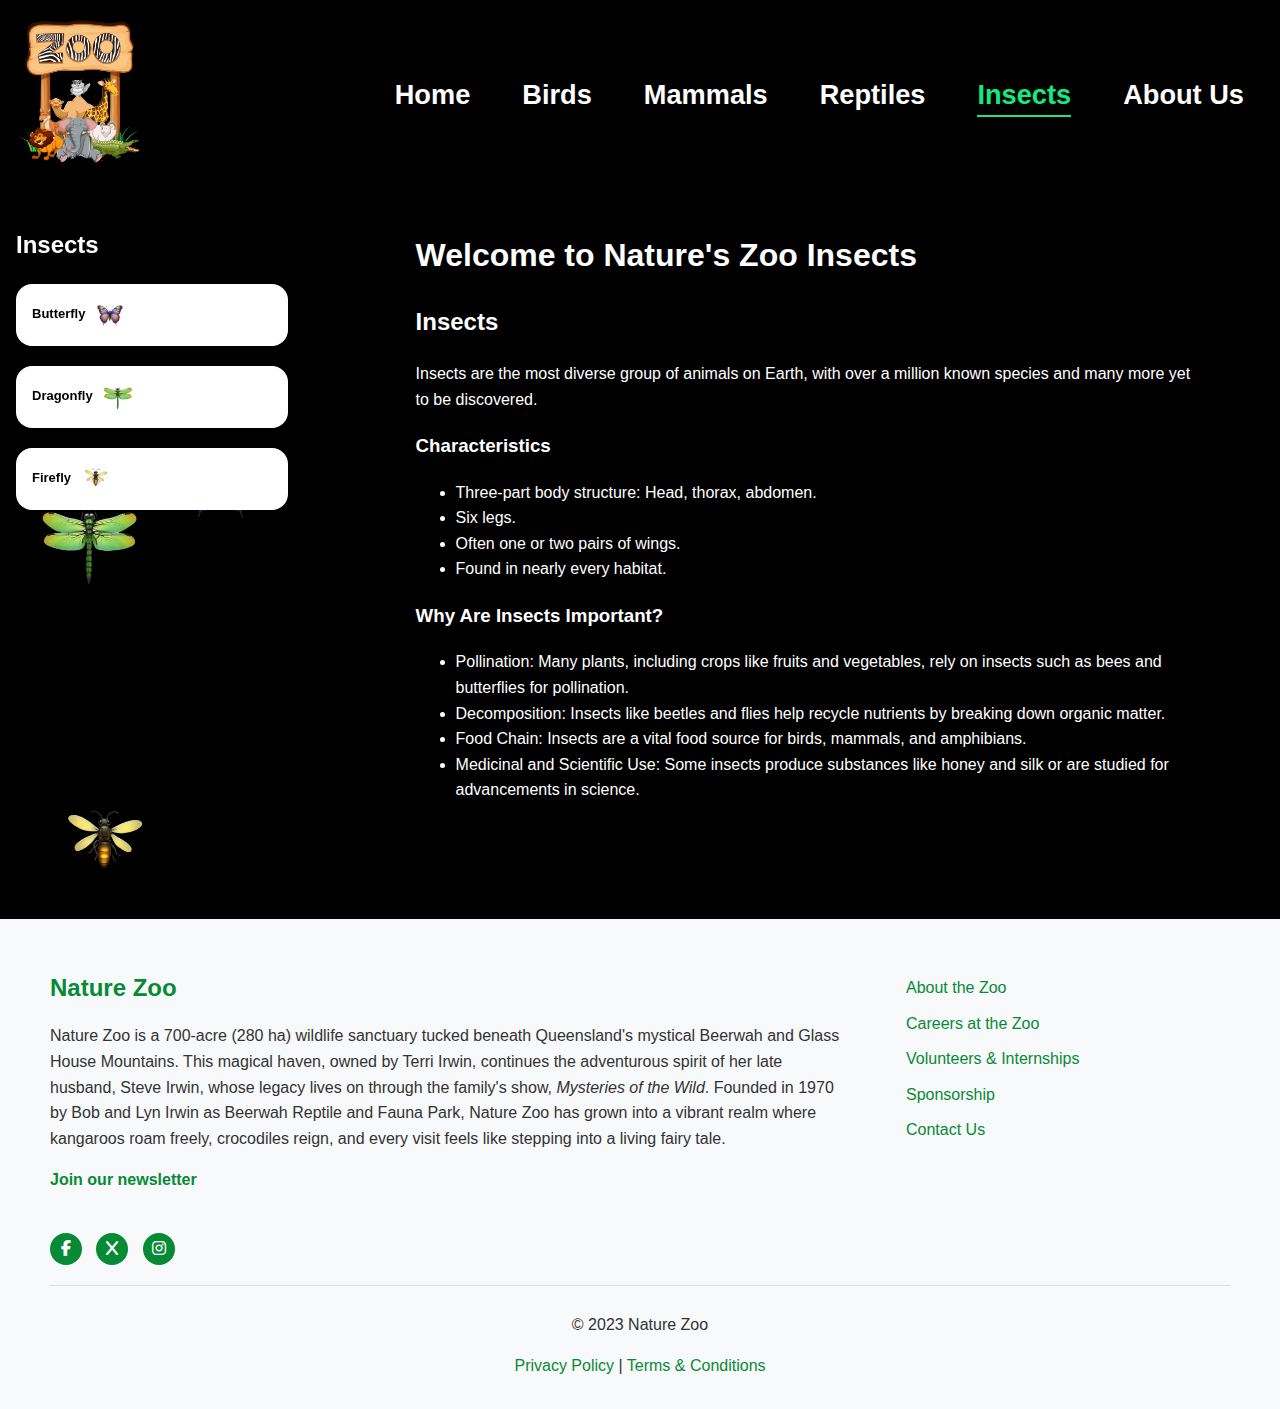
<file: insects.html>
<!DOCTYPE html>
<html lang="en">
  <head>
    <meta charset="UTF-8" />
    <meta name="viewport" content="width=device-width, initial-scale=1.0" />
    <title>Australian zoo</title>
    <link rel="stylesheet" href="./styles/shared.css" />
    <link rel="stylesheet" href="./styles/header.css" />
    <link rel="stylesheet" href="./styles/sidebar.css" />
    <link rel="stylesheet" href="./styles/footer.css" />
    <link
      rel="stylesheet"
      href="https://cdnjs.cloudflare.com/ajax/libs/font-awesome/6.5.0/css/all.min.css"
    />
    <script src="./js/header.js" defer></script>
    <script src="./js/sidebar_home.js" defer></script>
    <script src="./js/insects.js" defer></script>
    <script src="./js/load-footer.js" defer></script>
  </head>
  <body>
    <!-- header starts -->
    <header>
      <a href="index.html">
        <img class="logo" src="./images/logo.png" alt="Logo" />
      </a>
      <div class="hamburger-container"></div>
      <nav id="navbar"></nav>
    </header>
    <!-- header ends -->

    <main class="main-content">
      <div class="sidebar-content-container">
        <div class="sidebar-toggle-container">
          <button class="toggle-btn" aria-label="Toggle Sidebar">
            <i class="fa-solid fa-angles-right"></i>
          </button>
          <aside class="sidebar"></aside>
        </div>
        <div class="container">
          <div class="animal-description" id="animal-description"></div>
          <div class="sidebar-next-content"></div>
        </div>
      </div>
    </main>
  </body>
</html>
</file>
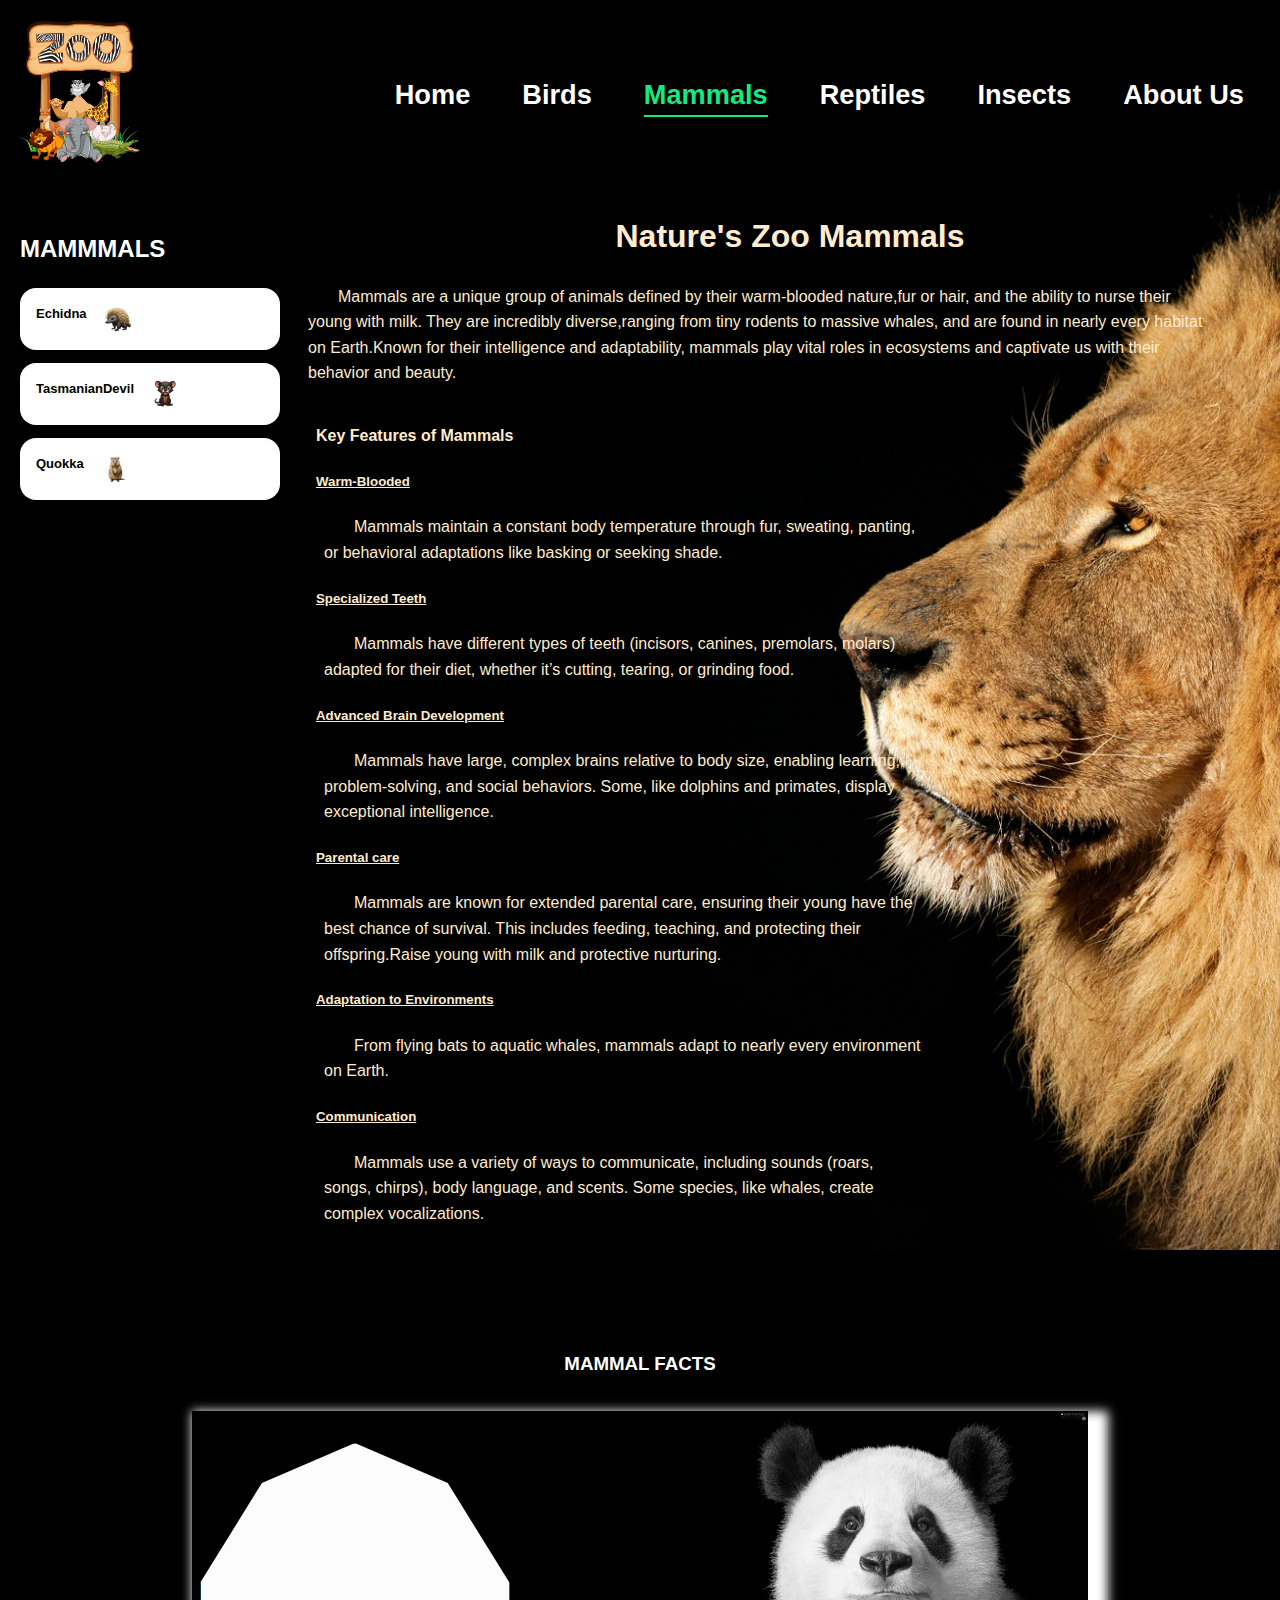
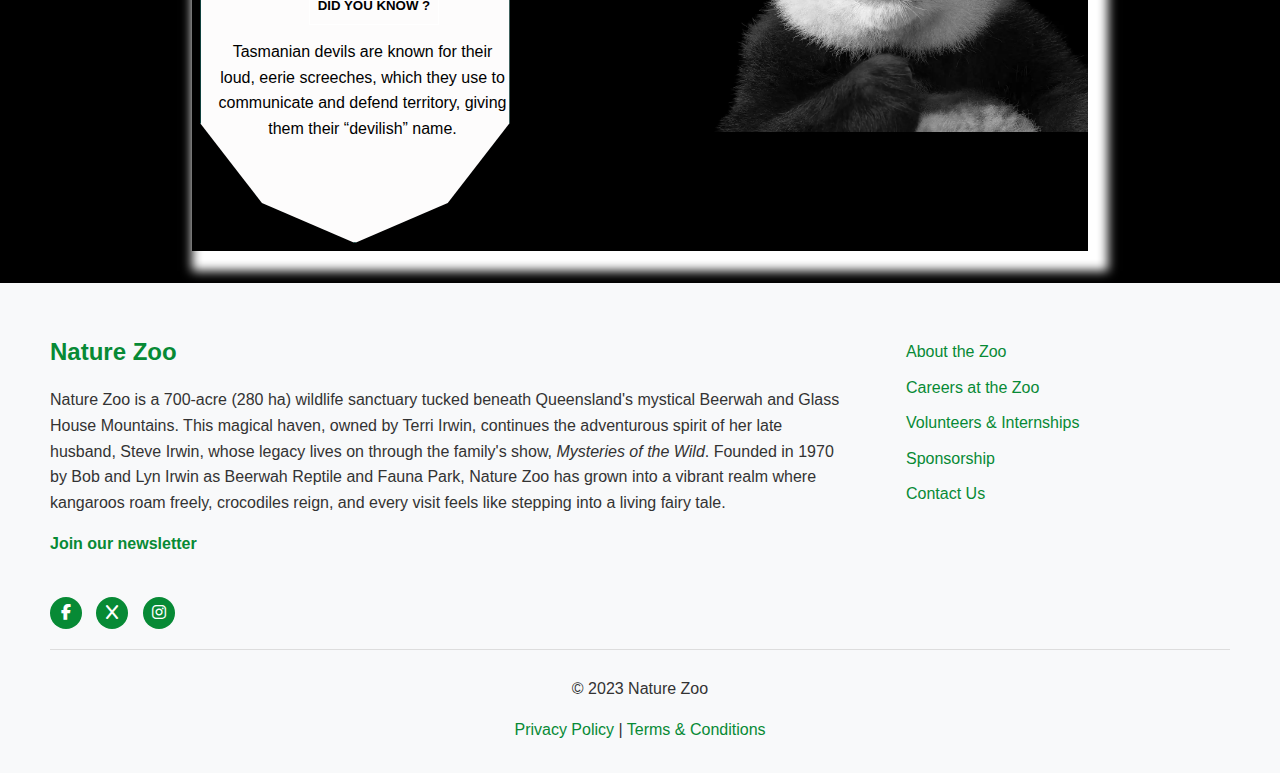
<file: mammals.html>
<!DOCTYPE html>
<html lang="en">
  <head>
    <meta charset="UTF-8" />
    <meta name="viewport" content="width=device-width, initial-scale=1.0" />
    <title>Australian zoo</title>
    <link
    rel="stylesheet"
    href="https://cdnjs.cloudflare.com/ajax/libs/font-awesome/6.5.0/css/all.min.css"
    />
    <link rel="stylesheet" href="./styles/shared.css" />
    <link rel="stylesheet" href="./styles/header.css" />
    <!-- <link rel="stylesheet" href="./styles/sidebar.css" /> -->
    <link rel="stylesheet" href="./styles/mammals.css" />
    <link rel="stylesheet" href="./styles/footer.css" />
    <script src="./js/header.js" defer></script>
    <script src="./js/mammals.js" defer></script>
    <script src="./js/load-footer.js" defer></script>
  </head>
  <body>
    <!-- header starts -->
  <header>
    <a href="index.html">
      <img class="logo" src="./images/logo.png" alt="Logo" />
    </a>
    <div class="hamburger-container"></div>
    <nav id="navbar"></nav>
  </header>
    <!-- header ends -->

  <div class="main-container">
    <div class="sidebar-container">
      <div class="sidebar"></div>
    </div>
    <div class="mammals-info">
      <div class="mammals-content">
      </div>
    </div>
</div>

<section >
  <h3 class="facts-heading">MAMMAL FACTS</h3>
    <div class="facts-container">
      <div class="facts">
      </div>
      <div class="facts-image">
      </div>
    </div>
</section>
</body>
</html>
</file>
<file: styles/shared.css>
*,
*::before,
*::after {
  box-sizing: border-box;
}

:root {
  --primary-color: #16e97f;
  --secondary-color: #ece8e4;
  --header-height: 182px;
}

body {
  margin: 0;
  font-family: "Segoe UI", Tahoma, Geneva, Verdana, sans-serif;
  line-height: 1.6;
  position: relative;
  min-height: 100vh;
  width: 100%;
  color: #fff;
  background-color: black;
  overflow-x: hidden;
  /* prevent horizontal scroll for some windows browsers */
}

main {
  padding-bottom: 100px;
}

.sidebar-content-container {
  display: grid;
  grid-template-columns: 19rem 1fr;
  position: relative;
  z-index: 1;
  gap: 2rem;
}

.container {
  align-self: baseline;
  justify-self: center;
  margin: 0rem auto;
  padding-top: 1.2rem;
}

.showing-animal-description .sidebar-next-content {
  display: none;
}

.content-title {
  font-size: 2rem;
  text-align: center;
  text-transform: uppercase;
}

.sidebar-next-content {
  margin: 8px;
  padding: 0 8px;
  max-width: 90ch;
}
</file>
<file: styles/header.css>
header {
  padding: 1rem;
  display: flex;
  justify-content: space-between;
  align-items: center;
  width: 100%;
}
/* absolute on home page */
.home-page header {
  position: absolute;
  z-index: 99;
}

.flex {
  display: flex;
}

.logo {
  width: auto;
  height: 150px;
}

nav ul {
  list-style: none;
  display: flex;
  justify-content: center;
  gap: 2.5vw;
  margin: 0;
  padding: 0;
}

nav ul li {
  margin-right: 20px;
}

.learn-more,
nav ul li a {
  max-width: fit-content;
  color: #fff;
  font-weight: bold;
  font-size: 1.7rem;
  text-decoration: none;
  display: block;
  position: relative;
  padding: 0;
}

.learn-more::after,
nav ul li a::after {
  content: "";
  position: absolute;
  left: 0;
  bottom: 0px;
  width: 100%;
  height: 2px;
  background-color: currentColor;
  transform: scaleX(0);
  transition: transform 0.3s ease;
}

.learn-more:hover::after,
nav ul li a:hover::after,
.active::after {
  transform: scaleX(1);
}

.active,
nav ul li a:hover {
  color: var(--primary-color);
}

.hamburger,
.close-button {
  display: none;
  padding: 0;
  background: transparent;
  border: none;
  cursor: pointer;
  outline: none;
}

.close-button {
  width: 2rem;
  height: auto;
}

/* Responsive styling */
@media (max-width: 768px) {
  .hamburger {
    display: block;
  }
  .close-button {
    display: none;
  }

  nav {
    display: grid;
    grid-template-rows: 0fr;
    transition: grid-template-rows 0.3s ease;
    position: fixed;
    top: 0;
    left: 0;
    background-color: rgba(14, 14, 14, 0.94);
    width: 100%;
    z-index: 9;
    backdrop-filter: blur(10px);
  }

  nav ul {
    display: flex;
    flex-direction: column;
    width: 100%;
    height: 100%;
    align-items: center;
    overflow: hidden !important;
  }

  nav ul li {
    margin: 10px 0;
    a {
      font-size: 2rem;
    }
  }

  /* active class */
  nav.active {
    grid-template-rows: 1fr;
    padding: 2rem;
    min-height: 100vh;
  }

  .hamburger-container.active {
    z-index: 10;
    .hamburger {
      display: none;
    }
    .close-button {
      z-index: 10;
      display: block;
    }
  }
}

@media (max-width: 480px) {
  .logo {
    height: 100px;
  }
}
</file>
<file: styles/sidebar.css>
.video-background-container {
  position: relative;
}

.background-video {
  position: absolute;
  top: 0;
  left: 0;
  width: 100%;
  height: 100%;
  object-fit: cover;
}

.video-overlay {
  padding-top: var(--header-height);
  display: grid;
  grid-template-columns: 19rem 1fr;
  position: relative;
  z-index: 1;
}

.sidebar-toggle-container {
  position: relative;
}

.toggle-btn {
  position: fixed;
  top: var(--header-height);
  left: 1rem;
  display: none;
  background: rgba(255, 255, 255, 0.9);
  border: none;
  border-radius: 50%;
  width: 45px;
  height: 45px;
  cursor: pointer;
  z-index: 1000;
  font-size: 1.5rem;
  transform: translateX(0);
  transition: all 0.3s ease;
  box-shadow: 0 2px 5px rgba(0, 0, 0, 0.2);
}

.toggle-btn.active {
  transform: translateX(13rem);
  background-color: rgba(0, 0, 0, 0.8);
  color: white;
}

.toggle-btn:hover {
  background-color: rgba(255, 255, 255, 1);
  box-shadow: 0 3px 8px rgba(0, 0, 0, 0.3);
}

.toggle-btn.active:hover {
  background-color: rgba(0, 0, 0, 0.9);
}

.sidebar {
  position: relative;
  top: 0;
  left: 0;
  /* background-color: rgba(0, 0, 0, 0.85);
  backdrop-filter: blur(8px); */
  width: 19rem;
  padding: 1rem;
  overflow-y: auto;
  transition: all 0.3s ease;
  z-index: 99;
  box-shadow: 2px 0 5px rgba(0, 0, 0, 0.1);
}

.sidebar.expanded {
  width: 20rem;
}

.sidebar.expanded .h2 {
  font-size: 25px;
}

.sidebar .h2 {
  font-size: 24px;
  margin: 30px;
  color: white;
  text-align: center;
  text-decoration: underline;
}

.animal-name {
  color: black;
  border-radius: 16px;
  border-color: black;
  background-color: white;
  padding: 16px;
  font-size: 13px;
  cursor: pointer;
  z-index: 1;
  position: relative;
  transition: width 2s ease;
}

.animal-name::before {
  content: "";
  position: absolute;
  top: 0;
  left: 0;
  right: 0;
  bottom: 0;
  border-radius: 15px;
  border: 7px solid transparent;
  background: linear-gradient(
    90deg,
    rgba(255, 0, 0, 0.8),
    rgba(7, 66, 214, 0.8),
    rgba(234, 166, 7, 0.8),
    rgba(10, 230, 98, 0.8),
    rgba(7, 223, 226, 0.8)
  );
  background-size: 400% 400%;
  background-clip: border-box;
  -webkit-mask: linear-gradient(#fff 0 0) content-box, linear-gradient(#fff 0 0);
  mask: linear-gradient(#fff 0 0) content-box, linear-gradient(#fff 0 0);
  -webkit-mask-composite: xor;
  mask-composite: exclude;
  animation: glowing-border 4s linear infinite;
  z-index: -1;
  display: none;
}

.animal-name.active::before {
  display: block;
  animation: glowing-border 4s linear infinite;
}

.sidebar.expanded .h2 {
  font-size: 1.5625rem;
}

.animal {
  margin-bottom: 1.25rem;
}

.animal p {
  display: none;
  font-size: 16px;
  line-height: 1.5;
  margin-top: 5px;
  color: white;
}

.animal-details {
  padding: 0;
  margin: 0;
}

.learn-more {
  color: var(--secondary-color);
  font-weight: bold;
  font-size: 1.5rem;
}

.learn-more::after {
  transform: scaleX(0.5);
}

.animal-description {
  margin-top: 2rem;
  color: white;
  padding: 20px;
  border-radius: 10px;
  border: 1px solid white;
  box-shadow: 0 0 10px rgba(0, 0, 0, 0.1);
  max-width: 500px;
  padding: 1rem 2.5rem 3rem;
  backdrop-filter: blur(2px);
  display: none;
  opacity: 0;
  visibility: hidden;
  transition: opacity 0.2s ease, visibility 0.2s ease;
}

.animal-description p {
  font-size: 1rem;
}

.animal-description h3 {
  font-size: 1.5625rem;
}

.animal-description.show {
  display: block;
  opacity: 1;
  visibility: visible;
}

.animal h3:hover {
  background-color: #445b59;
  color: white;
}

.active p {
  display: block;
}

.animal h3 img {
  width: 30px;
  margin-right: 10px;
  transition: transform 0.5s ease;
}

.animal .animal-name.active img {
  animation: moveImage 2.5s ease infinite;
}

.animate-image {
  animation: animate-image 4s ease infinite;
}

@keyframes moveImage {
  0% {
    transform: translateX(0);
  }
  50% {
    transform: translateX(10px);
  }
  100% {
    transform: translateX(0);
  }
}

@keyframes animate-image {
  0% {
    transform: translateX(0);
  }
  50% {
    transform: translateX(40%);
  }
  100% {
    transform: translateX(0);
  }
}

@media (max-width: 768px) {
  .animate-image {
    animation: none;
  }
}

@keyframes glowing-border {
  0% {
    background-position: 0% 0%;
  }
  50% {
    background-position: 100% 100%;
  }
  100% {
    background-position: 0% 0%;
  }
}

@media (max-width: 768px) {
  .sidebar-content-container,
  .video-overlay {
    grid-template-columns: 1fr;
    padding-left: 1rem;
    padding-right: 1rem;
    padding-bottom: 1rem;
  }

  .toggle-btn {
    display: flex;
    align-items: center;
    justify-content: center;
  }

  .sidebar {
    position: fixed;
    top: var(--header-height);
    left: -100%;
    height: calc(100vh - var(--header-height));
    width: 60px;
    padding: 1rem 0;
    overflow-y: auto;
    background-color: rgba(0, 0, 0, 0.85);
    backdrop-filter: blur(8px);
  }

  .sidebar.show {
    left: 0;
    width: 80%;
    max-width: 300px;
    padding: 1rem;
  }

  body.sidebar-open {
    overflow: hidden;
  }

  .sidebar .h2 {
    display: none;
  }

  .sidebar .animal-name {
    padding: 8px;
    margin: 0.5rem auto;
    width: 40px;
    height: 40px;
    display: flex;
    align-items: center;
    justify-content: center;
  }

  .sidebar .animal-name span {
    display: none;
  }

  .sidebar .animal-name img {
    margin: 0;
    width: 24px;
  }

  .sidebar.show .h2 {
    display: block;
  }

  .sidebar.show .animal-name {
    width: auto;
    height: auto;
    padding: 16px;
    margin: 0 0 1.25rem 0;
  }

  .sidebar.show .animal-name span {
    display: inline;
  }

  .sidebar.show .animal-name img {
    width: 30px;
    margin-right: 10px;
  }
}
</file>
<file: styles/footer.css>
/* Style */
.footer {
  background-color: #f8f9fa;
  padding: 20px;
  font-family: Arial, sans-serif;
  color: #333;
}

.footer-content {
  display: flex;
  justify-content: space-between;
  flex-wrap: wrap;
}

.about {
  flex: 1 1 40%;
  margin-right: 20px;
}

.about h2 {
  margin-bottom: 10px;
  color: #078a35;
}

.about p {
  line-height: 1.6;
}

.newsletter-link {
  color: #078a35;
  text-decoration: none;
  font-weight: bold;
}

.newsletter-link:hover {
  text-decoration: underline;
}

.footer-links {
  list-style: none;
  padding: 0;
}

.footer-links li {
  margin: 10px 0;
}

.footer-links a {
  text-decoration: none;
  color: #078a35;
  transition: color 0.3s;
}

.footer-links a:hover {
  color: #0056b3;
  text-decoration: underline;

}

.social-media {
  display: flex;
  align-items: center;
}

.social-icon {
  display: inline-block;
  width: 32px;
  height: 32px;
  background-color: #078a35;
  color: white;
  text-align: center;
  line-height: 32px;
  border-radius: 50%;
  margin-right: 10px;
  transition: background-color 0.3s;
}

.social-icon:hover {
  background-color: #0056b3;
}

.footer-bottom {
  margin-top: 20px;
  text-align: center;
  border-top: 1px solid #ddd;
  padding-top: 10px;
  font-size: 14px;
}

.footer-bottom a {
  color: #078a35;
  text-decoration: none;
}

.footer-bottom a:hover {
  text-decoration: underline;
}
/* Modal overlay styling */
.modal-overlay {
  position: fixed;
  top: 0;
  left: 0;
  width: 100%;
  height: 100%;
  background: rgba(0, 0, 0, 0.5);
  display: none; /* Hidden by default */
  justify-content: center;
  align-items: center;
  z-index: 1000;
}

/* Modal content styling */
.modal {
  background: #fff;
  padding: 20px;
  border-radius: 10px;
  max-width: 400px;
  width: 90%;
  box-shadow: 0 4px 10px rgba(0, 0, 0, 0.2);
  text-align: center;
}

.modal h2 {
  margin: 0 0 10px;
  font-size: 24px;
  color: #078a35;
}

.modal p {
  margin: 10px 0 20px;
  color: #333;
  font-size: 16px;
}

.modal input {
  width: 100%;
  padding: 10px;
  margin-bottom: 20px;
  border: 1px solid #ddd;
  border-radius: 5px;
  font-size: 16px;
}

.modal-buttons {
  display: flex;
  justify-content: space-between;
}

.modal-buttons button {
  padding: 10px 20px;
  border: none;
  border-radius: 5px;
  font-size: 16px;
  cursor: pointer;
}

#submitEmail {
  background: #078a35;
  color: white;
}

#submitEmail:hover {
  background: #0056b3;
}

#cancelEmail {
  background: #ccc;
}

#cancelEmail:hover {
  background: #aaa;
}
/* Responsive Design */
@media (min-width: 600px) {
  .footer-content {
    gap: 40px;
  }

  .about {
    flex: 1 1 60%;
  }

  .footer-links,
  .social-icons {
    flex: 1 1 20%;
  }
}

@media (min-width: 1024px) {
  .footer {
    padding: 30px 50px;
  }

  .footer-bottom {
    font-size: 16px;
  }

  .modal {
    max-width: 500px;
  }
}
</file>
<file: styles/mammals.css>
* {
    box-sizing: border-box;
}

html {
    margin: 0;
    padding: 0;
    height: 100vh;
}

body {
    min-height: 100%;
    margin: 0;
    padding: 0;
    display: flex;
    flex-direction: column;
}

.sidebar .h2 {
    font-size: 24px;
    margin: 30px;
    color: white;
    text-align: center;
    text-decoration: underline;
}

.animal-name {
    color: black;
    border-radius: 16px;
    border-color: black;
    background-color: white;
    padding: 16px;
    font-size: 13px;
    cursor: pointer;
    z-index: 1;
    position: relative;
    transition: width 2s ease;
}

.animal-name::before {
    content: "";
    position: absolute;
    top: 0;
    left: 0;
    right: 0;
    bottom: 0;
    border-radius: 15px;
    border: 7px solid transparent;
    background: linear-gradient(
      90deg,
      rgba(255, 0, 0, 0.8),
      rgba(7, 66, 214, 0.8),
      rgba(234, 166, 7, 0.8),
      rgba(10, 230, 98, 0.8),
      rgba(7, 223, 226, 0.8)
    );
    background-size: 400% 400%;
    background-clip: border-box;
    -webkit-mask: linear-gradient(#fff 0 0) content-box, linear-gradient(#fff 0 0);
    mask: linear-gradient(#fff 0 0) content-box, linear-gradient(#fff 0 0);
    -webkit-mask-composite: xor;
    mask-composite: exclude;
    animation: glowing-border 4s linear infinite;
    z-index: -1;
    display: none;
}

.animal-name.active::before {
    display: block;
    animation: glowing-border 4s linear infinite;
}

.animal h3 img {
    width: 30px;
    margin-right: 10px;
    transition: transform 0.5s ease;
}

.animal h3:hover {
    background-color: #445b59;
    color: white;
}

.animal .animal-name.active img {
    animation: moveImage 2.5s ease infinite;
}

.main-content {
    flex-grow: 1;
    font-family: 'Segoe UI', Tahoma, Geneva, Verdana, sans-serif;
}

.main-container {
    display: flex;
    margin-bottom: 5rem;
}

.sidebar {
    background-color: black;
    flex: 0 0 15%;
    color: white;
}

.animal-name {
    display: flex;
    gap: 16px;
}

.mammals-info {
    background-image: url("../images/lionmammal.jpg");
    background-size: cover;
    background-repeat: no-repeat;
    background-position: center;
    flex-grow: 1;
    color: blanchedalmond;

}

.mammals-content h1 {
    text-align: center;
    font-size: 2rem;
}

.mammals-content p {
    margin: 8px;
    margin-right: 32px;
    padding-right: 32px;
    text-indent: 30px;
}

.mammals-features h5{
    text-decoration: underline;
}

.mammals-features {
    margin: 8px;
    padding: 8px;
    margin-right: 20%;
    padding-right: 10%;
}

.content {
    display: none;
}

.fullcontent{
    text-indent: 30px;
    margin-right: 15%;
    padding: 8px;
}

.content li {
    display: flex;
    margin-bottom: 8px;
}

.details-icon img {
    width: 50%;
    height: auto;
    margin-left: 8px;
    margin-top: 0;
    padding: 0;
    vertical-align: middle;
}

.details-text {
    margin-top: 16px;
}

.hidden {
    display: none;
}

.removemain{        /*class to hide maincontent*/
    display: none;
}

.showcontent {
    display: block;
    color: white;
    margin-left: 32px;
    height: 1000px;
    background-color: black;
    border-radius: 10px;
    position: relative;
}

.animal-image img {
    animation: move 5s infinite alternate ease-in-out;
    width: 50%;
    height: auto;
    margin-left: 20%;
}
@media (max-width: 768px) {
    .animal-image img {
        animation: none;
    }
}
.content a {
    position: absolute;
    left: 30%;
    font-size: 20px;
    color: white;
    height: 50px;
    width: 100px;
    text-align: center;
    cursor: pointer;
    text-decoration: underline;
}

.facts-container {
    display: flex;
    justify-content: space-evenly;
    margin:32px 15%;
    padding: 0;
    box-shadow: 10px 10px 10px 10px;
}

h3 {
    text-align: center;
}

.facts {
    background-color: rgb(253, 252, 252);
    margin: 8px;
    padding: 8px;
    margin-top: 32px;
    clip-path: polygon(50% 0%, 80% 10%, 100% 35%, 100% 70%, 80% 90%, 50% 100%, 20% 90%, 0% 70%, 0% 35%, 20% 10%);
    text-align: center;
    color: azure;
    height:400px;
    width: 1000px;
    color: black;
    border: 1px solid #0f403d;

    position: relative;
}

.facts h5 {
    position: absolute;
    top: 30%;
    left: 35%;
    padding: 8px;
    border: 1px solid white;
}

.facts p {
    position: absolute;
    top: 45%;
    left: 5%;
}

.facts-image img {
    width: 100%;
    height: auto;
}

@media screen and (max-width: 900px) {

    .main-container {
        margin: 16px;
    }

    .mammals-features {
        margin: 8px;
        padding: 8px;
    }

    .mammals-info {
        background-image: none;
        background-color: black;
    }

    .mammals-content p {
        margin: 8px;
        text-indent: 30px;
    }

    .facts {
        clip-path: none;
    }

    .facts-image {
        display: none;
    }
}

@media screen and (max-width: 768px) {
    .main-container {
        display: flex;
        flex-direction: column;
    }

    .showcontent {
        height: 1200px;
    }

    .details {
        padding: 8px;
    }

    /*.details-icon img {
        display: none;
    }*/
}

@keyframes move {
    0% {
        transform: translateX(0);
    }
    100% {
        transform: translateX(200px);
    }
}

@keyframes glowing-border {
    0% {
      background-position: 0% 0%;
    }
    50% {
      background-position: 100% 100%;
    }
    100% {
      background-position: 0% 0%;
    }
  }

@keyframes moveImage {
    0% {
      transform: translateX(0);
    }
    50% {
      transform: translateX(10px);
    }
    100% {
      transform: translateX(0);
    }
  }

/* sidebar mobile css */
 .sidebar-container {
    position: relative;
    z-index: 100;
  }

  .sidebar {
    background: transparent;
    padding: 20px;
    width: 300px;
    max-width: 300px;
    min-width: 300px;
    height: 100%;
    overflow-y: auto;
    box-shadow: 2px 0 5px rgba(0, 0, 0, 0.1);
    transition: transform 0.3s ease;
  }

  .show-sidebar-btn {
    display: none;
    border: none;
  }

  .close-sidebar-btn {
    display: none;
    border: none;
  }

  @media (max-width: 768px) {
    .sidebar-container {
      position: fixed;
      width: 100%;
      left: 0;
      top: var(--header-height);
      height: calc(100vh - var(--header-height));
      transform: translateX(-100%);
    }

    .sidebar-container.show {
      transform: translateX(0);
    }

    .sidebar {
      background: black;
      max-width: 90vw;
      width: 300px;
      position: relative;
      transform: translateX(0);
      padding: 40px 20px 20px 20px;
    }

    .show-sidebar-btn {
      display: block;
      position: fixed;
      left: 0;
      top: calc(var(--header-height) + 1.4rem);
      transform: translateY(-50%);
      z-index: 99;
      background: #078a35;
      color: white;
      padding: 15px 10px;
      border-radius: 0 5px 5px 0;
    }

    .close-sidebar-btn {
      display: block;
      position: absolute;
      right: 10px;
      top: 10px;
      background: none;
      border: none;
      font-size: 1.8rem;
      cursor: pointer;
      z-index: 101;
      color: white;
      padding: 8px;
      border-radius: 50%;
    }
  }
</file>
